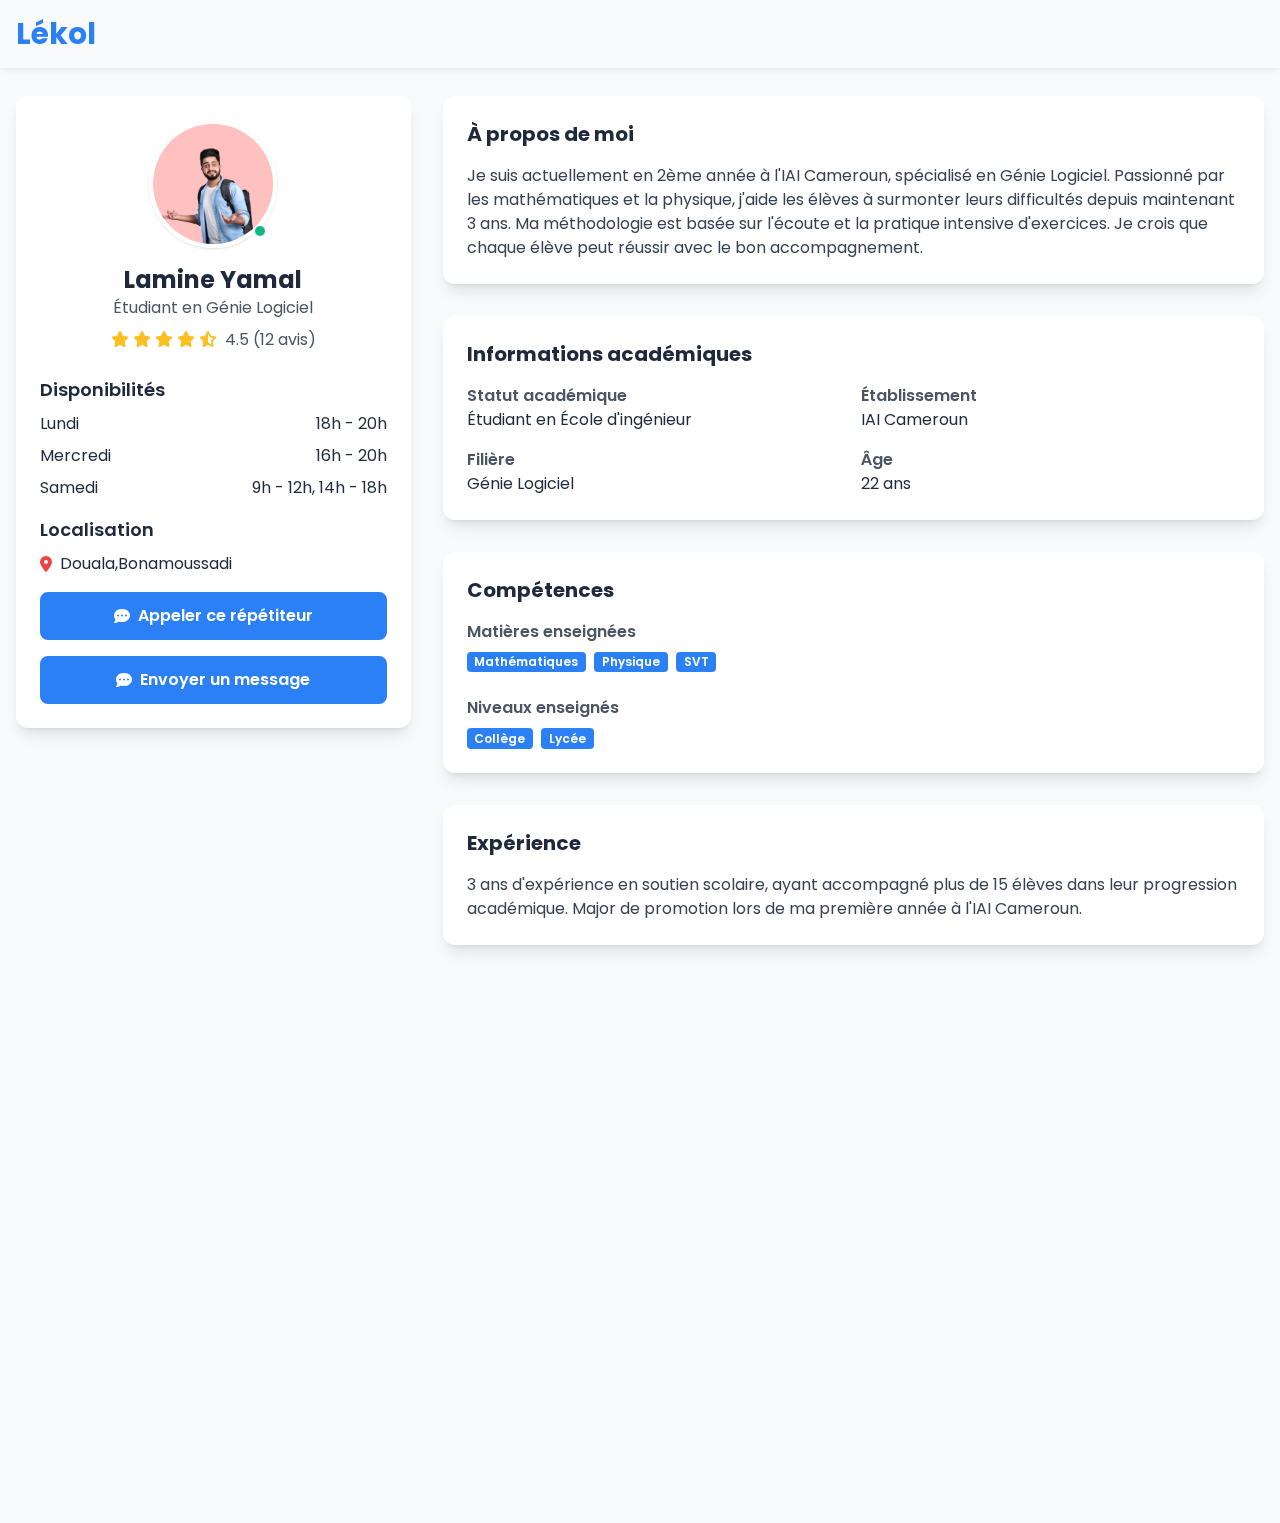
<file: ProfilRepetiteur.html>
<!DOCTYPE html>
<html lang="fr">
<head>
    <meta charset="UTF-8">
    <meta name="viewport" content="width=device-width, initial-scale=1.0">
    <title>Profil Répétiteur - Lekol</title>
    <link href="https://cdnjs.cloudflare.com/ajax/libs/font-awesome/6.4.0/css/all.min.css" rel="stylesheet">
    <link href="https://fonts.googleapis.com/css2?family=Poppins:wght@300;400;500;600;700&display=swap" rel="stylesheet">
    <link rel="stylesheet" href="ProfilRepetiteur.css">
</head>
<body class="bg-gray-50">
    <!-- Header -->
    <!------------------------------------ entete ------------------------------------>
    <header id="navbar" class="fixed flex md:justify-between justify-between z-50 items-center p-4 shadow-[0_0.5px_6px_rgba(0,0,0,0.1)] w-full text-xl">
        <div>
            <a href="index.html"><p class="text-[#2B80F6] font-bold text-3xl">Lékol</p></a>
        </div>

        <div id="menu-hamburger" class="md:hidden absolute top-6 right-6 z-50 transition-all duration-[1s]">
            <img src="Images/menu.png" alt="">
        </div>
    </header>

    <main class="container mx-auto px-4 py-8">
        <div class="grid grid-cols-1 lg:grid-cols-3 gap-8">
            <!-- Sidebar avec informations principales -->
            <div class="lg:col-span-1">
                <div class="bg-white rounded-xl shadow-lg p-6 sticky top-24">
                    <div class="flex flex-col items-center mb-6">
                        <div class="relative mb-4">
                            <img src="Images/student-7378903_1920.jpg" 
                                 alt="Photo de profil" class="w-32 h-32 rounded-full object-cover border-4 border-white shadow">
                            <span class="availability-dot availability-available absolute bottom-3 right-3"></span>
                        </div>
                        <h1 class="text-2xl font-bold">Lamine Yamal</h1>
                        <p class="text-gray-600">Étudiant en Génie Logiciel</p>
                        <div class="flex items-center mt-2">
                            <div class="rating-stars">
                                <i class="fas fa-star"></i>
                                <i class="fas fa-star"></i>
                                <i class="fas fa-star"></i>
                                <i class="fas fa-star"></i>
                                <i class="fas fa-star-half-alt"></i>
                            </div>
                            <span class="ml-2 text-gray-600">4.5 (12 avis)</span>
                        </div>
                    </div>

                    <div class="space-y-4">
                        <div>
                            <h3 class="text-lg font-semibold mb-2">Disponibilités</h3>
                            <ul class="space-y-2">
                                <li class="flex justify-between">
                                    <span>Lundi</span>
                                    <span>18h - 20h</span>
                                </li>
                                <li class="flex justify-between">
                                    <span>Mercredi</span>
                                    <span>16h - 20h</span>
                                </li>
                                <li class="flex justify-between">
                                    <span>Samedi</span>
                                    <span>9h - 12h, 14h - 18h</span>
                                </li>
                            </ul>
                        </div>

                        <div>
                            <h3 class="text-lg font-semibold mb-2">Localisation</h3>
                            <p class="flex items-center">
                                <i class="fas fa-map-marker-alt text-red-500 mr-2"></i>
                                Douala,Bonamoussadi
                            </p>
                        </div>

                        <button class="w-full py-3 bg-[#2B80F6] text-white font-semibold rounded-lg hover:bg-blue-700 transition flex items-center justify-center">
                            <i class="fas fa-comment-dots mr-2"></i> Appeler ce répétiteur
                        </button>

                        <button class="w-full py-3 bg-[#2B80F6] text-white font-semibold rounded-lg hover:bg-blue-700 transition flex items-center justify-center">
                            <i class="fas fa-comment-dots mr-2"></i> Envoyer un message
                        </button>
                    </div>
                </div>
            </div>

            <!-- Contenu principal -->
            <div class="lg:col-span-2 space-y-8 md:mt-16">
                <!-- Section À propos -->
                <div class="bg-white rounded-xl shadow-lg p-6 card">
                    <h2 class="text-xl font-bold mb-4">À propos de moi</h2>
                    <p class="text-gray-700">
                        Je suis actuellement en 2ème année à l'IAI Cameroun, spécialisé en Génie Logiciel. Passionné par les mathématiques et la physique, j'aide les élèves à surmonter leurs difficultés depuis maintenant 3 ans. Ma méthodologie est basée sur l'écoute et la pratique intensive d'exercices. Je crois que chaque élève peut réussir avec le bon accompagnement.
                    </p>
                </div>

                <!-- Section Informations académiques -->
                <div class="bg-white rounded-xl shadow-lg p-6 card">
                    <h2 class="text-xl font-bold mb-4">Informations académiques</h2>
                    <div class="grid grid-cols-1 md:grid-cols-2 gap-4">
                        <div>
                            <h3 class="font-semibold text-gray-600">Statut académique</h3>
                            <p>Étudiant en École d'ingénieur</p>
                        </div>
                        <div>
                            <h3 class="font-semibold text-gray-600">Établissement</h3>
                            <p>IAI Cameroun</p>
                        </div>
                        <div>
                            <h3 class="font-semibold text-gray-600">Filière</h3>
                            <p>Génie Logiciel</p>
                        </div>
                        <div>
                            <h3 class="font-semibold text-gray-600">Âge</h3>
                            <p>22 ans</p>
                        </div>
                    </div>
                </div>

                <!-- Section Compétences -->
                <div class="bg-white rounded-xl shadow-lg p-6 card">
                    <h2 class="text-xl font-bold mb-4">Compétences</h2>
                    <div class="mb-6">
                        <h3 class="font-semibold text-gray-600 mb-2">Matières enseignées</h3>
                        <div class="flex flex-wrap gap-2">
                            <span class="badge">Mathématiques</span>
                            <span class="badge">Physique</span>
                            <span class="badge">SVT</span>
                        </div>
                    </div>
                    <div>
                        <h3 class="font-semibold text-gray-600 mb-2">Niveaux enseignés</h3>
                        <div class="flex flex-wrap gap-2">
                            <span class="badge">Collège</span>
                            <span class="badge">Lycée</span>
                        </div>
                    </div>
                </div>

                <!-- Section Expérience -->
                <div class="bg-white rounded-xl shadow-lg p-6 card">
                    <h2 class="text-xl font-bold mb-4">Expérience</h2>
                    <p class="text-gray-700">
                        3 ans d'expérience en soutien scolaire, ayant accompagné plus de 15 élèves dans leur progression académique. Major de promotion lors de ma première année à l'IAI Cameroun.
                    </p>
                </div>

                <!-- Section Zone de déplacement -->
                <div class="bg-white rounded-xl shadow-lg p-6 card">
                    <h2 class="text-xl font-bold mb-4">Zone de déplacement</h2>
                    <p class="text-gray-700">
                        Je me déplace dans les quartiers : Bonamoussadi, Akwa, Bali, Bonabéri et Deido.
                    </p>
                </div>

                <!-- Section Avis -->
                <div class="bg-white rounded-xl shadow-lg p-6 card">
                    <h2 class="text-xl font-bold mb-4">Avis (12)</h2>
                    <div class="space-y-4">
                        <div class="border-b pb-4">
                            <div class="flex justify-between items-start">
                                <div>
                                    <h3 class="font-semibold">Marie K.</h3>
                                    <div class="rating-stars">
                                        <i class="fas fa-star"></i>
                                        <i class="fas fa-star"></i>
                                        <i class="fas fa-star"></i>
                                        <i class="fas fa-star"></i>
                                        <i class="fas fa-star"></i>
                                    </div>
                                </div>
                                <span class="text-sm text-gray-500">Il y a 2 semaines</span>
                            </div>
                            <p class="mt-2 text-gray-700">Koffi a redonné confiance à ma fille. Ses explications sont claires et il est très ponctuel. Je le recommande vivement !</p>
                        </div>
                        <div class="border-b pb-4">
                            <div class="flex justify-between items-start">
                                <div>
                                    <h3 class="font-semibold">Paul A.</h3>
                                    <div class="rating-stars">
                                        <i class="fas fa-star"></i>
                                        <i class="fas fa-star"></i>
                                        <i class="fas fa-star"></i>
                                        <i class="fas fa-star"></i>
                                        <i class="far fa-star"></i>
                                    </div>
                                </div>
                                <span class="text-sm text-gray-500">Il y a 1 mois</span>
                            </div>
                            <p class="mt-2 text-gray-700">Mon fils a progressé de 3 points en maths depuis qu'il travaille avec Koffi. Très professionnel.</p>
                        </div>
                    </div>
                    <button class="mt-4 text-blue-600 font-semibold flex items-center">
                        Voir tous les avis <i class="fas fa-arrow-right ml-2"></i>
                    </button>
                </div>
            </div>
        </div>
    </main>

    <script src="Scripts/ProfilRepetiteur.js"></script>
    <script src="Scripts/tailwindcss.js"></script>
    <script src="Scripts/scriptIncrement.js"></script>
    <script src="Scripts/script.js"></script>
</body>
</html>
</file>
<file: ProfilRepetiteur.css>
:root {
            --primary: #2B80F6;
            --primary-light: #5fa3ff;
            --primary-dark: #1a6ad8;
            --secondary: #1e293b;
            --light: #f8fafc;
            --gray: #94a3b8;
            --dark-gray: #64748b;
        }
        
        * {
            margin: 0;
            padding: 0;
            box-sizing: border-box;
            font-family: 'Poppins', sans-serif;
        }
        
        body {
            background-color: #f1f5f9;
            color: var(--secondary);
            line-height: 1.6;
        }
        
        .card {
            transition: transform 0.3s ease, box-shadow 0.3s ease;
        }
        
        .card:hover {
            transform: translateY(-5px);
            box-shadow: 0 10px 25px -5px rgba(0, 0, 0, 0.1);
        }
        
        .badge {
            display: inline-flex;
            align-items: center;
            padding: 0.35em 0.65em;
            font-size: 0.75em;
            font-weight: 600;
            line-height: 1;
            color: white;
            text-align: center;
            white-space: nowrap;
            vertical-align: baseline;
            border-radius: 0.25rem;
            background-color: var(--primary);
        }
        
        .rating-stars {
            color: #fbbf24;
        }
        
        .availability-dot {
            height: 10px;
            width: 10px;
            border-radius: 50%;
            display: inline-block;
        }
        
        .availability-available {
            background-color: #10b981;
        }
        
        .availability-busy {
            background-color: #ef4444;
        }

        .scrolled {
            backdrop-filter: blur(20px);
            background-color: rgba(255, 255, 255, 0.5);
            transition: .3s linear;
            }
</file>
